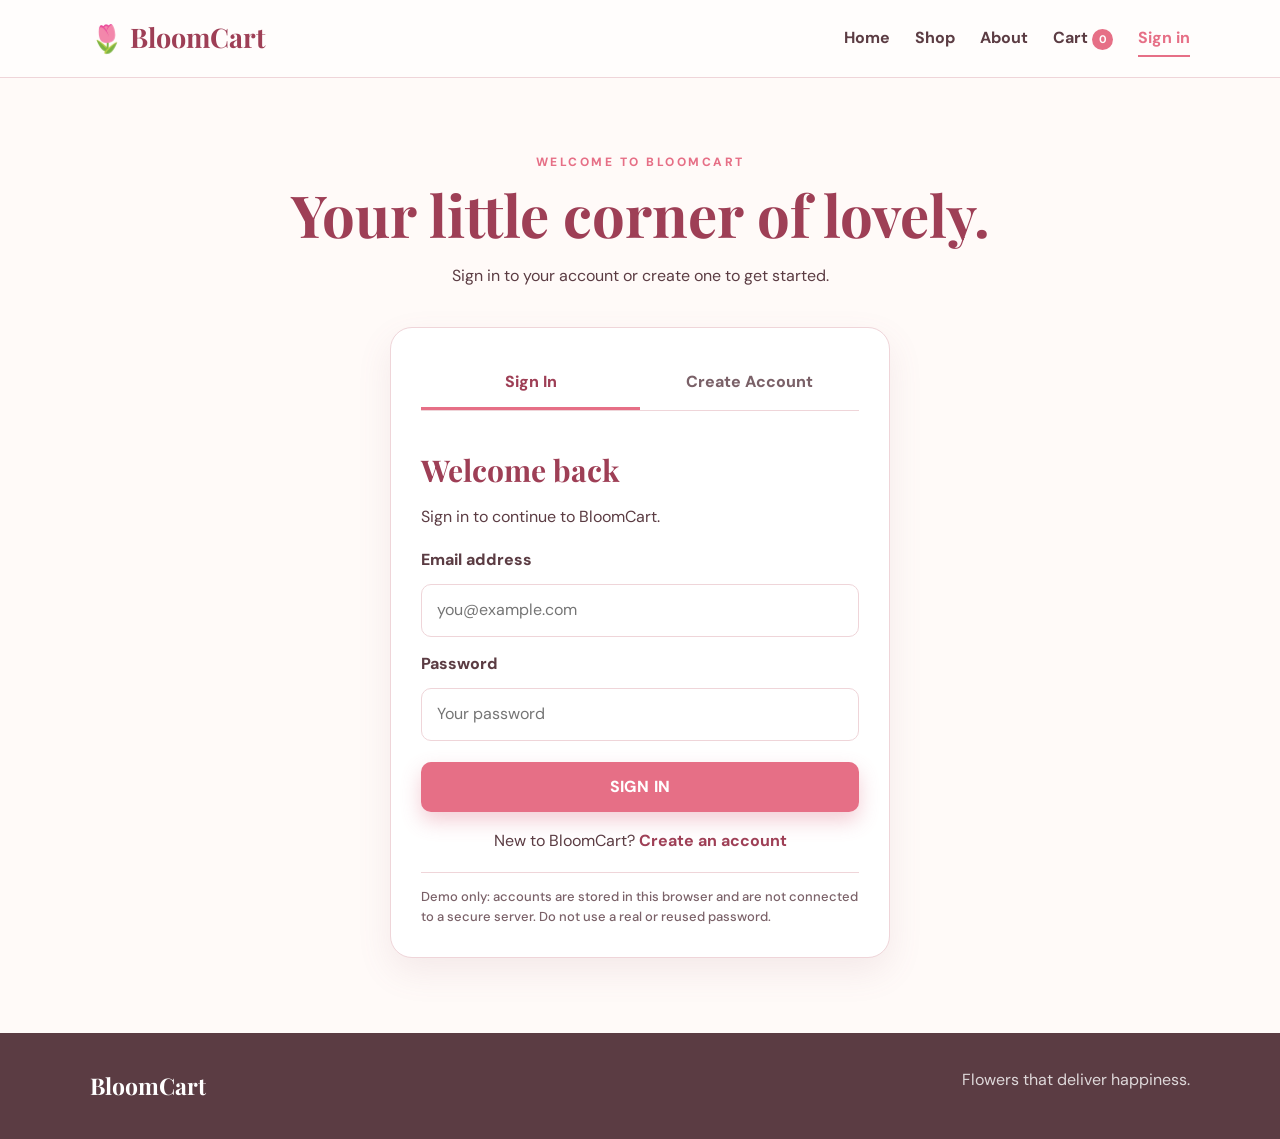
<file: index.html>
<!DOCTYPE html>
<html lang="en">
<head>
<meta charset="UTF-8"><meta name="viewport" content="width=device-width,initial-scale=1.0">
<title>BloomCart — Flowers, Gifts & Customized Orders</title>
<link href="https://fonts.googleapis.com/css2?family=DM+Sans:wght@400;500;600;700&family=Playfair+Display:wght@600;700&display=swap" rel="stylesheet">
<link rel="stylesheet" href="style.css">
</head>
<body>
<header class="topbar">
<a class="brand" href="index.html"><span>🌷</span> BloomCart</a>
<nav><a class="active" href="index.html">Home</a><a href="shop.html">Shop</a><a href="about.html">About</a><a href="cart.html">Cart <b class="badge">0</b></a><a href="login.html" data-account-link>Sign in</a></nav>
</header>

<section class="hero">
<div class="hero-copy">
<p class="kicker">FLOWERS • GIFTS • CUSTOMIZED ORDERS</p>
<h1>Make every moment <i>bloom.</i></h1>
<p>Beautiful flowers and thoughtful gifts, made extra special with your personal touch.</p>
<div class="actions"><a class="btn" href="shop.html">SHOP NOW</a><a class="text-btn" href="#featured">Explore favorites →</a></div>
</div>
<div class="hero-art"><img src="https://images.unsplash.com/photo-1565279445322-30ab5314ff94?auto=format&fit=crop&w=1000&q=85" alt="Real pink flower bouquet" class="hero-bouquet"></div>
</section>

<section class="section" id="featured">
<div class="section-head"><div><p class="kicker">FEATURED FLOWERS</p><h2>Fresh picks for every occasion</h2></div><a href="shop.html">View all →</a></div>
<div id="featuredGrid" class="grid"></div>
</section>

<section class="occasion">
<div><p class="kicker">SPECIAL OFFER</p><h2>10% OFF<br>for all bouquets!</h2><p>Make someone's day a little sweeter.</p><a class="btn" href="shop.html">SHOP THE SALE</a></div>
<div class="occasion-art">💐 🎁 💗</div>
</section>

<section class="section">
<div class="section-head"><div><p class="kicker">WHY BLOOMCART?</p><h2>A softer way to shop flowers</h2></div></div>
<div class="benefits"><div><b>🌷</b><h3>Easy to use</h3><p>Browse, customize and review your order in one place.</p></div><div><b>🎀</b><h3>Customize your way</h3><p>Choose colors, ribbons and messages for your special gift.</p></div><div><b>🛡️</b><h3>Safe & secure</h3><p>Your order details are organized before checkout.</p></div><div><b>🚚</b><h3>Delivered with care</h3><p>Fresh flowers prepared with love.</p></div></div>
</section>

<footer><div><strong>BloomCart</strong><p>Flowers that deliver happiness.</p></div><div><p>© 2026 BloomCart • Made with love 🌸</p></div></footer>
<script src="script.js"></script>
</body>
</html>
</file>
<file: style.css>
/* =========================================================
   BloomCart — style.css
   1 Base · 2 Header · 3 Buttons · 4 Hero · 5 Sections/Cards
   6 Shop · 7 Product · 8 Forms/Checkout · 9 Cart · 10 About
   11 Footer · 12 Toast/Utilities · 13 Responsive
   ========================================================= */

/* ---------- 1. Base ---------- */
*, *::before, *::after { box-sizing: border-box; margin: 0; padding: 0; }

:root {
  --pink: #e66f86;
  --pink-dark: #d65d75;
  --deep: #9e3f56;
  --blush: #fce4e8;
  --cream: #fffaf8;
  --sage: #8ca77d;
  --lav: #c8b2df;
  --ink: #5b3c43;
  --line: #efd5d9;
  --shadow: 0 12px 28px rgba(157, 104, 114, .11);
  --shadow-lg: 0 18px 40px rgba(157, 104, 114, .2);
  --radius: 18px;
}

html { scroll-behavior: smooth; }

body {
  font-family: 'DM Sans', sans-serif;
  background: var(--cream);
  color: var(--ink);
  line-height: 1.55;
  -webkit-font-smoothing: antialiased;
}

a { text-decoration: none; color: inherit; }
img { max-width: 100%; }
::selection { background: var(--blush); color: var(--deep); }

:focus-visible {
  outline: 3px solid var(--lav);
  outline-offset: 2px;
  border-radius: 6px;
}

.skip-link {
  position: absolute; left: -999px; top: 8px;
  background: var(--deep); color: #fff;
  padding: 8px 14px; border-radius: 8px; z-index: 10000;
}
.skip-link:focus { left: 8px; }

/* ---------- 2. Header ---------- */
.topbar {
  height: 78px;
  background: rgba(255, 253, 252, .92);
  backdrop-filter: blur(8px);
  border-bottom: 1px solid var(--line);
  display: flex; align-items: center; justify-content: space-between;
  padding: 0 7%;
  position: sticky; top: 0; z-index: 20;
}
.brand {
  font-family: 'Playfair Display', serif;
  font-size: 27px; font-weight: 700; color: var(--deep);
}
.brand span { font-family: initial; }

nav { display: flex; gap: 25px; font-weight: 700; }
nav a { position: relative; transition: color .2s; }
nav a::after {
  content: ''; position: absolute; left: 0; bottom: -6px;
  width: 0; height: 2px; background: var(--pink); transition: width .25s;
}
nav a:hover, nav .active { color: var(--pink); }
nav a:hover::after, nav .active::after { width: 100%; }

.badge {
  background: var(--pink); color: #fff; border-radius: 50%;
  font-size: 11px; display: inline-grid; place-items: center;
  width: 21px; height: 21px;
}
.badge.bump { animation: bump .3s ease; }
@keyframes bump { 50% { transform: scale(1.4); } }

/* ---------- 3. Buttons ---------- */
.btn {
  display: inline-block; border: 0; border-radius: 10px;
  background: var(--pink); color: #fff;
  padding: 13px 24px; font: inherit; font-weight: 800; letter-spacing: .4px;
  cursor: pointer; text-align: center; text-decoration: none;
  box-shadow: 0 9px 20px rgba(216, 92, 115, .3);
  transition: transform .15s, background .2s, box-shadow .2s;
}
.btn:hover { background: var(--pink-dark); transform: translateY(-2px); box-shadow: 0 12px 24px rgba(216, 92, 115, .35); }
.btn:active { transform: translateY(0); }

.text-btn { color: var(--deep); font-weight: 700; background: none; border: 0; cursor: pointer; font: inherit; font-weight: 700; }
.text-btn:hover { color: var(--pink); }

.mini {
  display: inline-block; border: 0; background: #fbe2e6; color: var(--deep);
  padding: 9px 14px; border-radius: 8px; font: inherit; font-size: 14px; font-weight: 800;
  cursor: pointer; transition: background .2s, transform .15s;
}
.mini:hover { background: var(--pink); color: #fff; transform: translateY(-1px); }

/* ---------- 4. Hero ---------- */
.hero {
  min-height: 620px; padding: 70px 9%;
  display: grid; grid-template-columns: 1fr 1fr; align-items: center;
  background:
    radial-gradient(circle at 10% 20%, #ffdce3 0 2%, transparent 17%),
    radial-gradient(circle at 90% 15%, #f6d5e1 0 2%, transparent 18%),
    linear-gradient(135deg, #fff0f3, #fffaf8 60%, #f2e8f7);
  overflow: hidden;
}
.hero-copy { max-width: 650px; }
.hero-copy > p:not(.kicker) { font-size: 19px; max-width: 560px; margin-bottom: 28px; }

.kicker { color: var(--pink); font-weight: 800; letter-spacing: 2.5px; font-size: 12px; margin-bottom: 12px; }

.hero h1, .page-title h1 {
  font-family: 'Playfair Display', serif;
  font-size: clamp(48px, 6vw, 76px); line-height: 1.05;
  color: var(--deep); margin-bottom: 20px;
}
.hero h1 i { color: var(--pink); font-style: normal; }

.actions { display: flex; gap: 20px; align-items: center; flex-wrap: wrap; }
.hero-art { display: flex; justify-content: center; align-items: center; padding: 10px; }
.hero-bouquet {
  width: min(390px, 78%); height: 440px;
  object-fit: cover; object-position: center; display: block;
  border-radius: 20px; box-shadow: 0 16px 38px rgba(70, 35, 40, .14);
  animation: float 6s ease-in-out infinite;
}
@keyframes float { 50% { transform: translateY(-10px); } }

/* ---------- 5. Sections & cards ---------- */
.section { max-width: 1250px; margin: auto; padding: 75px 7%; }
.section-head { display: flex; justify-content: space-between; align-items: end; margin-bottom: 28px; }
.section-head h2 { font-family: 'Playfair Display', serif; font-size: 40px; color: var(--deep); }
.section-head > a { color: var(--pink); font-weight: 800; }
.section-head > a:hover { color: var(--deep); }

.grid { display: grid; grid-template-columns: repeat(3, 1fr); gap: 22px; }

.card {
  background: #fff; border: 1px solid var(--line); border-radius: var(--radius);
  overflow: hidden; box-shadow: var(--shadow);
  transition: transform .25s, box-shadow .25s;
}
.card:hover { transform: translateY(-6px); box-shadow: var(--shadow-lg); }
.card-img { height: 230px; background: #fdecee; overflow: hidden; display: grid; place-items: center; }
.card-img img { width: 100%; height: 100%; object-fit: cover; object-position: center; display: block; transition: transform .5s; }
.card:hover .card-img img { transform: scale(1.06); }
.card-info { padding: 18px; }
.card h3 { font-family: 'Playfair Display', serif; font-size: 24px; color: var(--deep); margin: 5px 0; }
.card p { font-size: 15px; }

.tag { font-size: 11px; color: var(--sage); font-weight: 800; letter-spacing: 1px; text-transform: uppercase; }
.price { font-weight: 800; color: var(--pink); margin: 8px 0 13px; }

.occasion {
  margin: 10px 7% 70px; border-radius: 24px; padding: 45px 7%;
  background: linear-gradient(120deg, #f7d7df, #fff1f1 60%, #e7efdf);
  display: flex; align-items: center; justify-content: space-between;
}
.occasion h2 { font-family: 'Playfair Display', serif; color: var(--deep); font-size: 44px; margin-bottom: 12px; }
.occasion-art { font-size: 75px; }

.benefits { display: grid; grid-template-columns: repeat(4, 1fr); gap: 18px; }
.benefits > div {
  background: #fff; border: 1px solid var(--line); padding: 25px; border-radius: var(--radius);
  transition: transform .25s, box-shadow .25s;
}
.benefits > div:hover { transform: translateY(-4px); box-shadow: var(--shadow); }
.benefits b { font-size: 32px; }
.benefits h3 { color: var(--deep); margin: 8px 0; }

/* ---------- 6. Shop page ---------- */
.page-title { text-align: center; margin-bottom: 38px; }
.page-title h1 { font-size: 58px; }
.page-title > p:last-child { max-width: 680px; margin: auto; }

.filters { display: flex; flex-wrap: wrap; gap: 14px; margin-bottom: 14px; }
.filters input { flex: 1 1 240px; }
.filters select { flex: 0 1 220px; }

.result-bar { display: flex; justify-content: space-between; align-items: center; margin: 0 0 20px; color: #7a6168; font-size: .95rem; }
.result-bar [hidden] { display: none; }

.empty-note { grid-column: 1 / -1; text-align: center; padding: 40px 0; color: #7a6168; }

.shop-cta { text-align: center; margin-top: 48px; padding: 32px 16px; border-radius: 20px; background: #fff0f5; }
.shop-cta .btn { margin-top: 10px; }

/* ---------- 7. Product detail ---------- */
.detail {
  display: grid; grid-template-columns: 1fr 1fr; gap: 45px; align-items: center;
  background: #fff; border: 1px solid var(--line); padding: 35px; border-radius: 22px;
}
.detail-img { background: #fdecee; border-radius: var(--radius); padding: 15px; }
.detail-img img { width: 100%; max-height: 560px; object-fit: cover; display: block; border-radius: 12px; }
.detail h1 { font-family: 'Playfair Display', serif; font-size: 55px; color: var(--deep); line-height: 1.05; margin: 10px 0; }

/* ---------- 8. Forms & checkout ---------- */
.filters input, .filters select,
.form-card input, .form-card select, .form-card textarea {
  font: inherit; color: var(--ink);
  border: 1px solid var(--line); border-radius: 10px;
  padding: 13px 15px; background: #fff; outline: none;
  transition: border-color .2s, box-shadow .2s;
}
.filters input:focus, .filters select:focus,
.form-card input:focus, .form-card select:focus, .form-card textarea:focus {
  border-color: var(--pink); box-shadow: 0 0 0 4px rgba(230, 111, 134, .15);
}

.form-card {
  max-width: 680px; margin: auto; background: #fff; border: 1px solid var(--line);
  padding: 30px; border-radius: 22px; box-shadow: 0 14px 35px rgba(157, 104, 114, .11);
  display: grid; gap: 18px;
}
.form-card label { font-weight: 800; display: grid; gap: 7px; }
.form-card textarea { resize: vertical; }
.form-card fieldset { border: 1px solid var(--line); padding: 16px; border-radius: 12px; }
.form-card fieldset legend { padding: 0 8px; font-weight: 800; }
.form-card fieldset label { display: block; margin: 7px 0; font-weight: 500; cursor: pointer; }
.form-card input[type="radio"] { accent-color: var(--pink); margin-right: 6px; }

.auth-section { min-height: calc(100vh - 190px); }
.auth-card { max-width: 500px; }
.auth-card [hidden] { display: none; }
.auth-tabs { display: grid; grid-template-columns: 1fr 1fr; border-bottom: 1px solid var(--line); }
.auth-tab { padding: 12px; border: 0; border-bottom: 3px solid transparent; background: transparent; color: #7a6168; font: inherit; font-weight: 800; cursor: pointer; }
.auth-tab.active { color: var(--deep); border-color: var(--pink); }
.auth-form { display: grid; gap: 11px; }
.auth-form h2, .signed-in-panel h2 { color: var(--deep); font-family: 'Playfair Display', serif; font-size: 30px; }
.auth-form > p:not(.auth-switch) { margin-bottom: 4px; }
.auth-form label { font-weight: 800; margin-top: 4px; }
.auth-form input { width: 100%; }
.auth-form .btn { margin-top: 10px; }
.auth-switch { text-align: center; margin-top: 6px; }
.auth-hint, .auth-note { color: #7a6168; font-size: 13px; font-weight: 500; }
.auth-note { border-top: 1px solid var(--line); padding-top: 14px; }
.auth-message { min-height: 0; color: var(--deep); font-weight: 700; }
.auth-message:not(:empty) { padding: 10px 12px; border-radius: 9px; background: #fff0f2; }
.auth-message.error { color: #9b2c32; background: #fff0ee; }
.auth-message.success { color: #426b42; background: #eff8ee; }
.signed-in-panel { display: grid; gap: 12px; text-align: center; justify-items: center; }

.order-mini { margin-bottom: 20px; gap: 6px; }
.order-mini h2 { font-family: 'Playfair Display', serif; color: var(--deep); }
.order-mini hr { border: 0; border-top: 1px dashed var(--line); margin: 6px 0; }

.success-card { text-align: center; }
.success-card h2 { font-family: 'Playfair Display', serif; color: var(--deep); }
.success-card p { margin: 4px 0; }
.success-card .btn { justify-self: center; margin-top: 10px; }
.success-card .check {
  width: 64px; height: 64px; margin: 0 auto 6px; border-radius: 50%;
  background: var(--blush); color: var(--pink); font-size: 34px; font-weight: 800;
  display: flex; align-items: center; justify-content: center;
  animation: pop .4s ease;
}
@keyframes pop { from { transform: scale(.4); opacity: 0; } to { transform: scale(1); opacity: 1; } }

/* ---------- 9. Cart ---------- */
.cart-item {
  display: grid; grid-template-columns: 90px 1fr auto; gap: 20px; align-items: center;
  background: #fff; border: 1px solid var(--line); border-radius: 15px;
  padding: 15px; margin-bottom: 12px; transition: box-shadow .2s;
}
.cart-item:hover { box-shadow: var(--shadow); }
.cart-item img { width: 90px; height: 75px; object-fit: cover; border-radius: 10px; }
.cart-item p { font-size: 14px; color: #7a6168; }

.qty { display: flex; gap: 9px; align-items: center; }
.qty button {
  border: 0; border-radius: 50%; width: 28px; height: 28px; cursor: pointer;
  background: var(--blush); color: var(--deep); font-weight: 900; transition: background .2s, color .2s;
}
.qty button:hover { background: var(--pink); color: #fff; }
.qty .mini { width: auto; height: auto; border-radius: 8px; margin-left: 6px; }

.summary { margin: 25px 0 0 auto; max-width: 400px; background: #f8e5e8; border-radius: var(--radius); padding: 25px; }
.summary h2 { font-family: 'Playfair Display', serif; color: var(--deep); margin-bottom: 12px; }
.summary .btn { display: block; margin-top: 14px; }

/* ---------- 10. About ---------- */
.about-card {
  max-width: 900px; margin: auto; background: #fff; border: 1px solid var(--line);
  padding: 50px; border-radius: 25px; box-shadow: 0 15px 35px rgba(157, 104, 114, .11);
}
.about-card h1 { font-family: 'Playfair Display', serif; color: var(--deep); font-size: 58px; line-height: 1.05; margin: 10px 0 20px; }
.about-card h2 { font-family: 'Playfair Display', serif; color: var(--deep); font-size: 30px; margin: 30px 0 10px; }
.team { display: grid; grid-template-columns: 1fr 1fr; gap: 12px; }
.team span { background: #fff0f2; padding: 14px; border-radius: 10px; }

/* ---------- 11. Footer ---------- */
footer { background: var(--ink); color: #fff; padding: 35px 7%; display: flex; justify-content: space-between; gap: 20px; }
footer strong { font-family: 'Playfair Display', serif; font-size: 23px; }
footer p { opacity: .8; }

/* ---------- 12. Toast ---------- */
#toastBox { position: fixed; bottom: 24px; right: 24px; display: flex; flex-direction: column; gap: 8px; z-index: 9999; }
.toast {
  background: #2d2a32; color: #fff; padding: 12px 18px; border-radius: 12px;
  font-size: 15px; box-shadow: 0 6px 20px rgba(0, 0, 0, .2);
  opacity: 0; transform: translateY(10px); transition: all .3s ease;
}
.toast.show { opacity: 1; transform: translateY(0); }
.toast.error { background: #c0392b; }
.toast.info { background: #6b6572; }

@media (prefers-reduced-motion: reduce) {
  *, *::before, *::after { animation: none !important; transition: none !important; scroll-behavior: auto !important; }
}

/* ---------- 13. Responsive ---------- */
@media (max-width: 850px) {
  .hero { grid-template-columns: 1fr; text-align: center; }
  .hero-copy { margin: auto; }
  .actions { justify-content: center; }
  .hero-bouquet { width: min(300px, 85%); height: 340px; }
  .grid, .benefits { grid-template-columns: 1fr 1fr; }
  .detail { grid-template-columns: 1fr; }
  .team { grid-template-columns: 1fr; }
  .card-img { height: 200px; }
}

@media (max-width: 560px) {
  .topbar { height: auto; min-height: 70px; flex-wrap: wrap; padding: 12px 5%; gap: 8px; }
  nav { gap: 11px; font-size: 13px; }
  .hero { padding: 50px 6%; }
  .grid, .benefits { grid-template-columns: 1fr; }
  .occasion { margin-left: 5%; margin-right: 5%; flex-direction: column; text-align: center; gap: 25px; }
  .page-title h1, .about-card h1 { font-size: 43px; }
  .section { padding: 55px 5%; }
  .filters select { flex: 1 1 100%; }
  .cart-item { grid-template-columns: 65px 1fr; }
  .cart-item img { width: 65px; height: 65px; }
  .cart-item .qty { grid-column: 2; }
  .about-card { padding: 30px 22px; }
  .summary { max-width: none; }
  footer { flex-direction: column; }
  #toastBox { left: 16px; right: 16px; bottom: 16px; }
}
</file>
